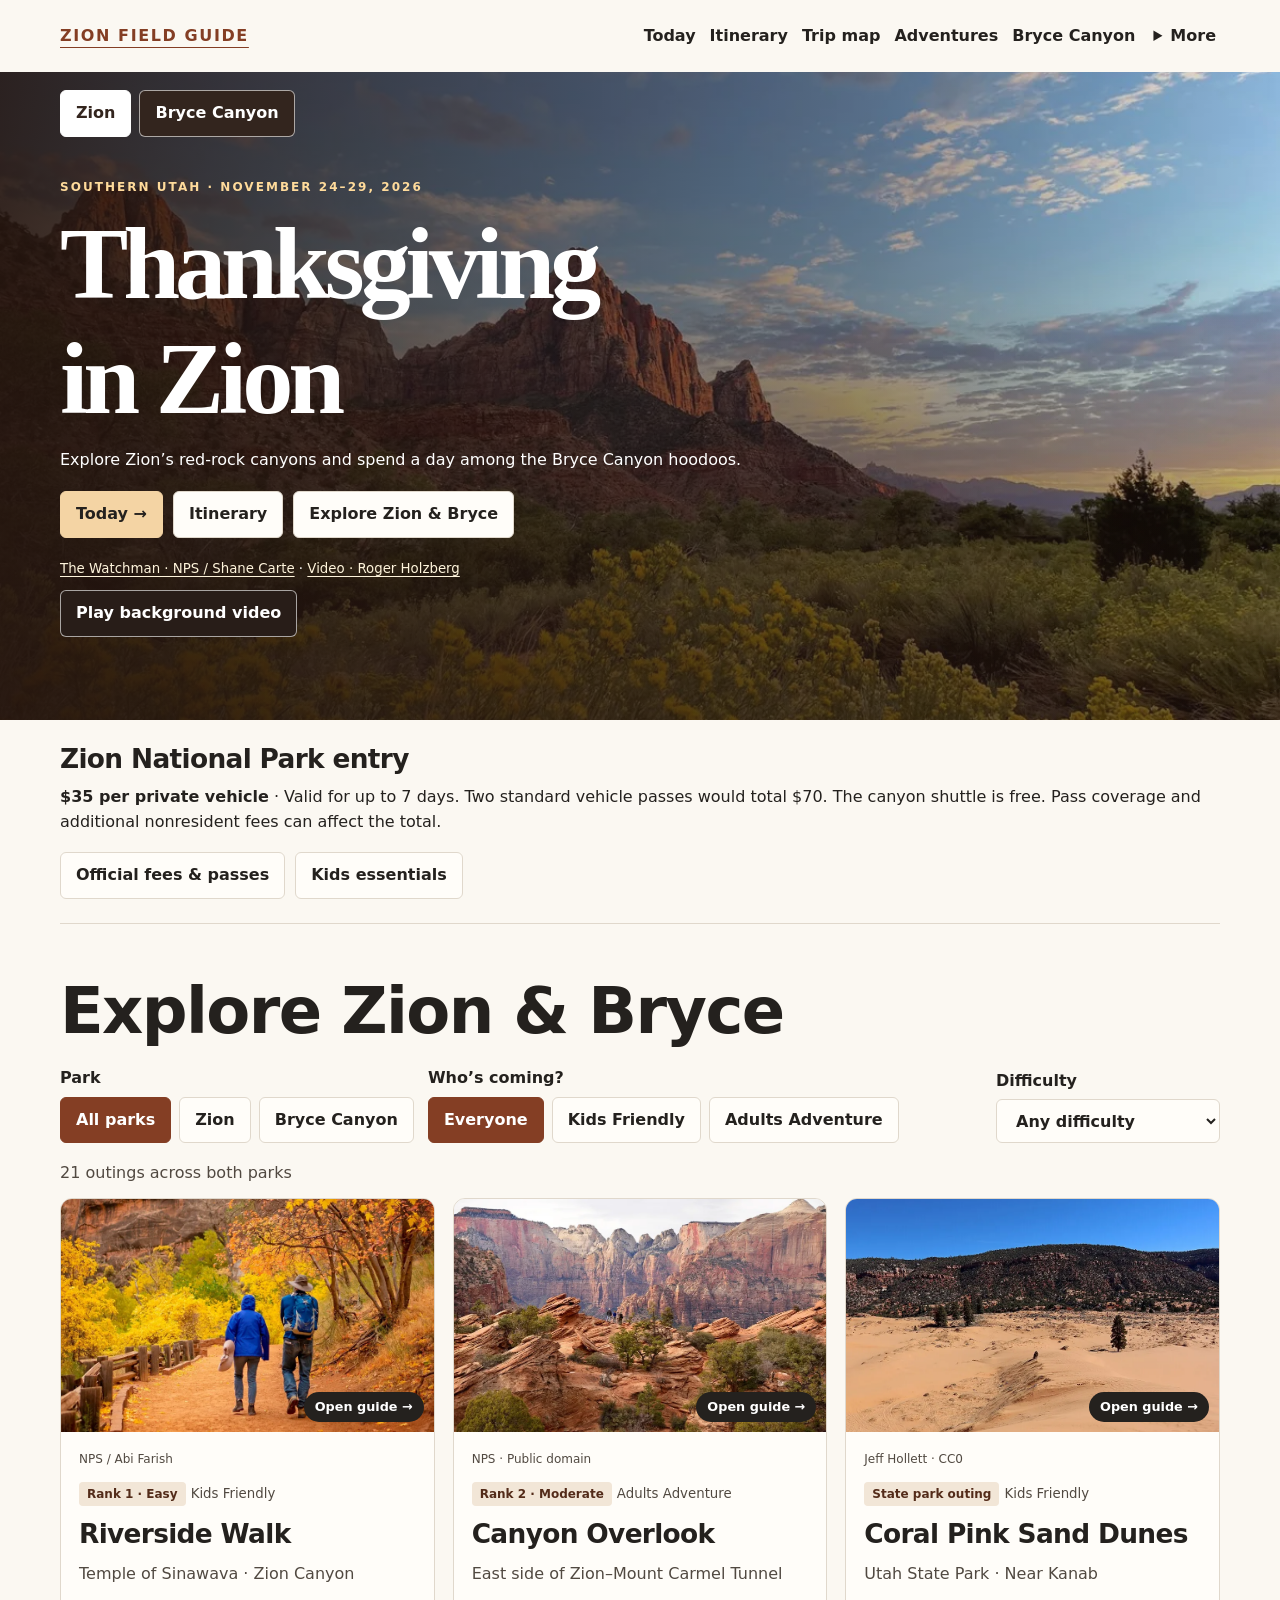
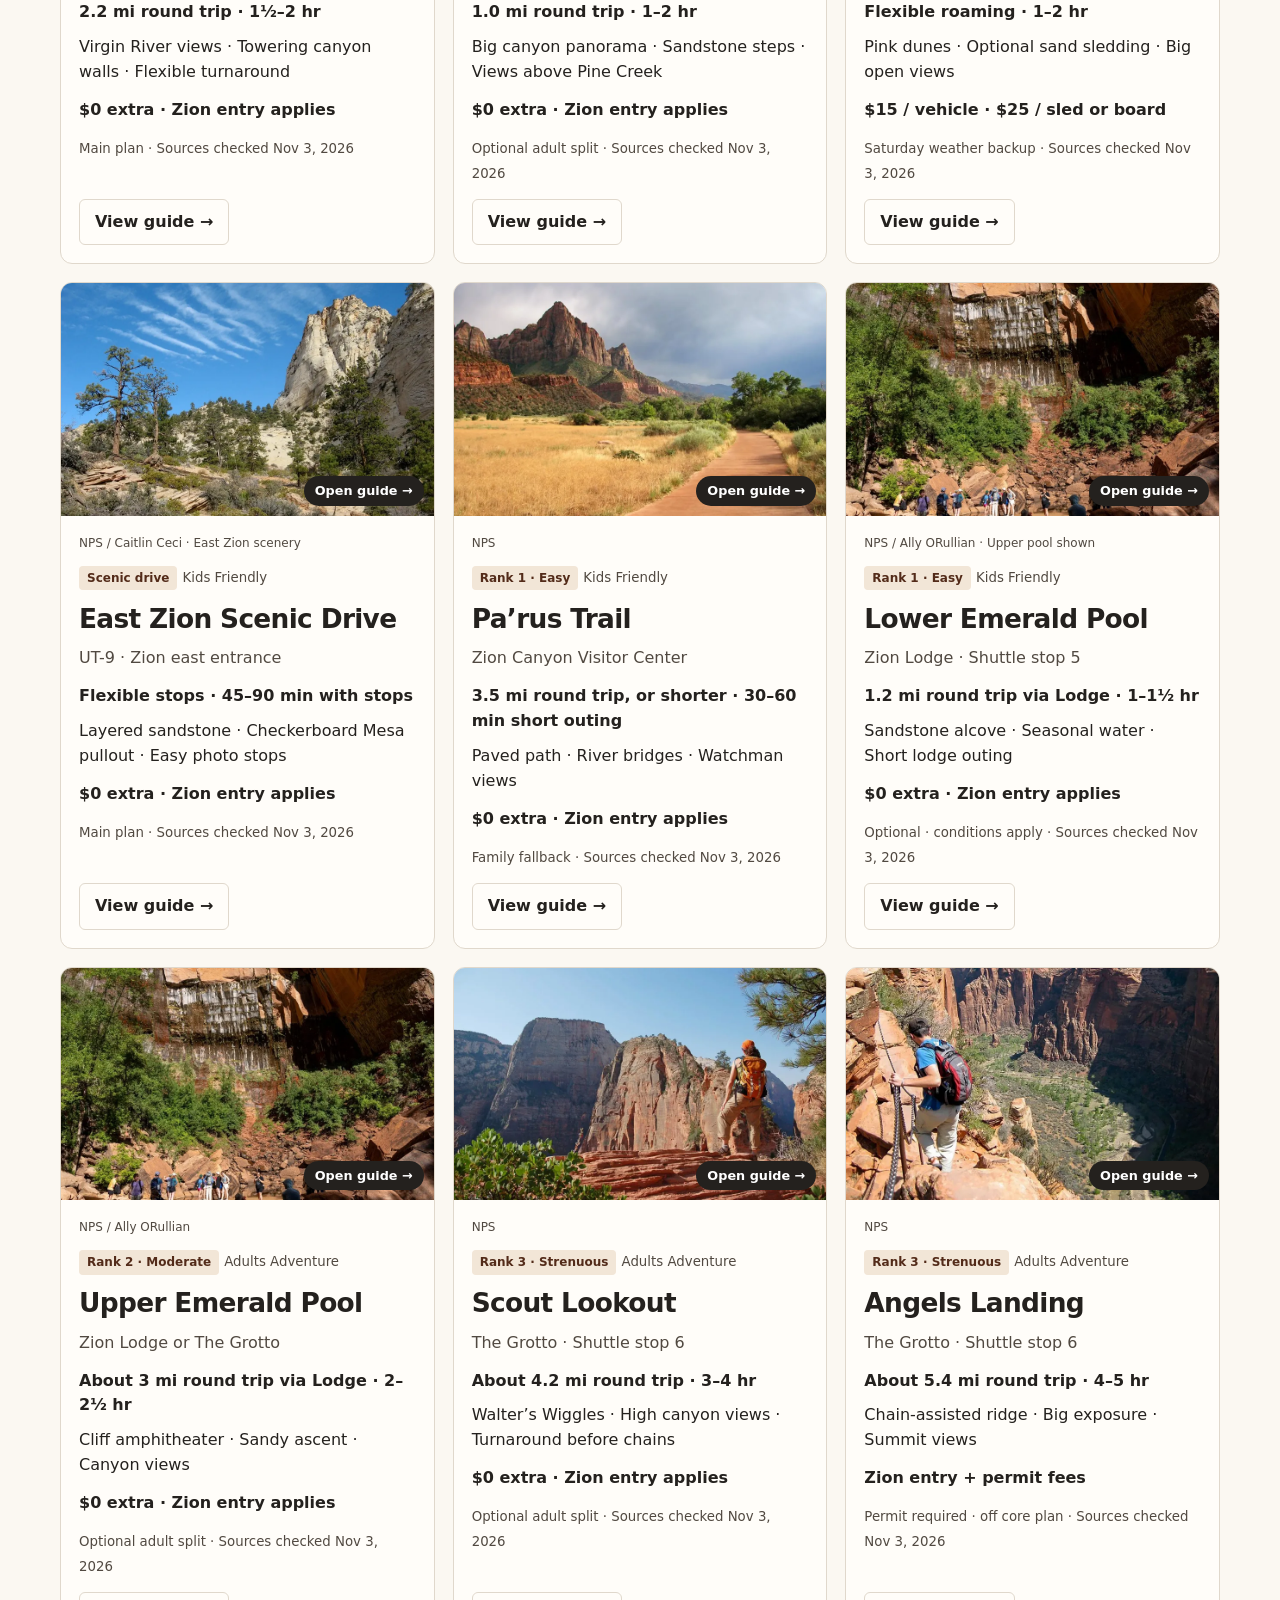
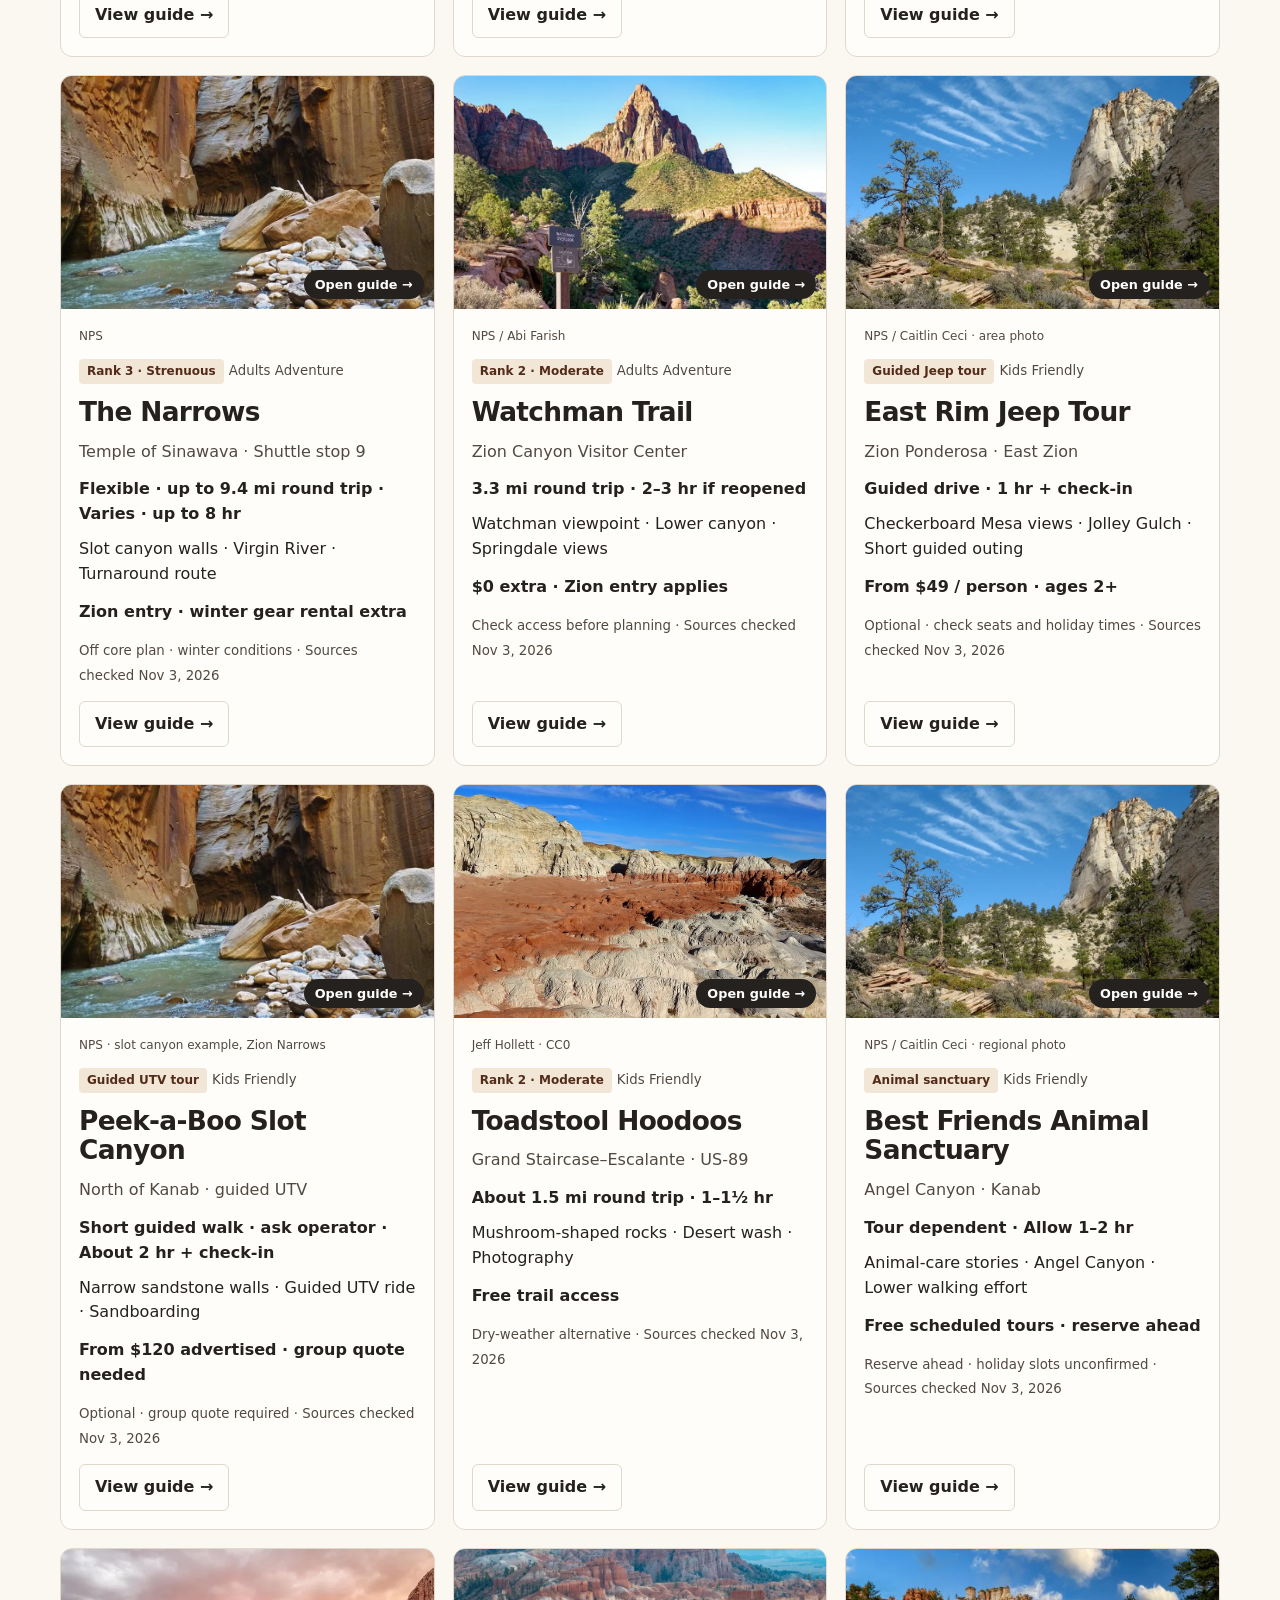
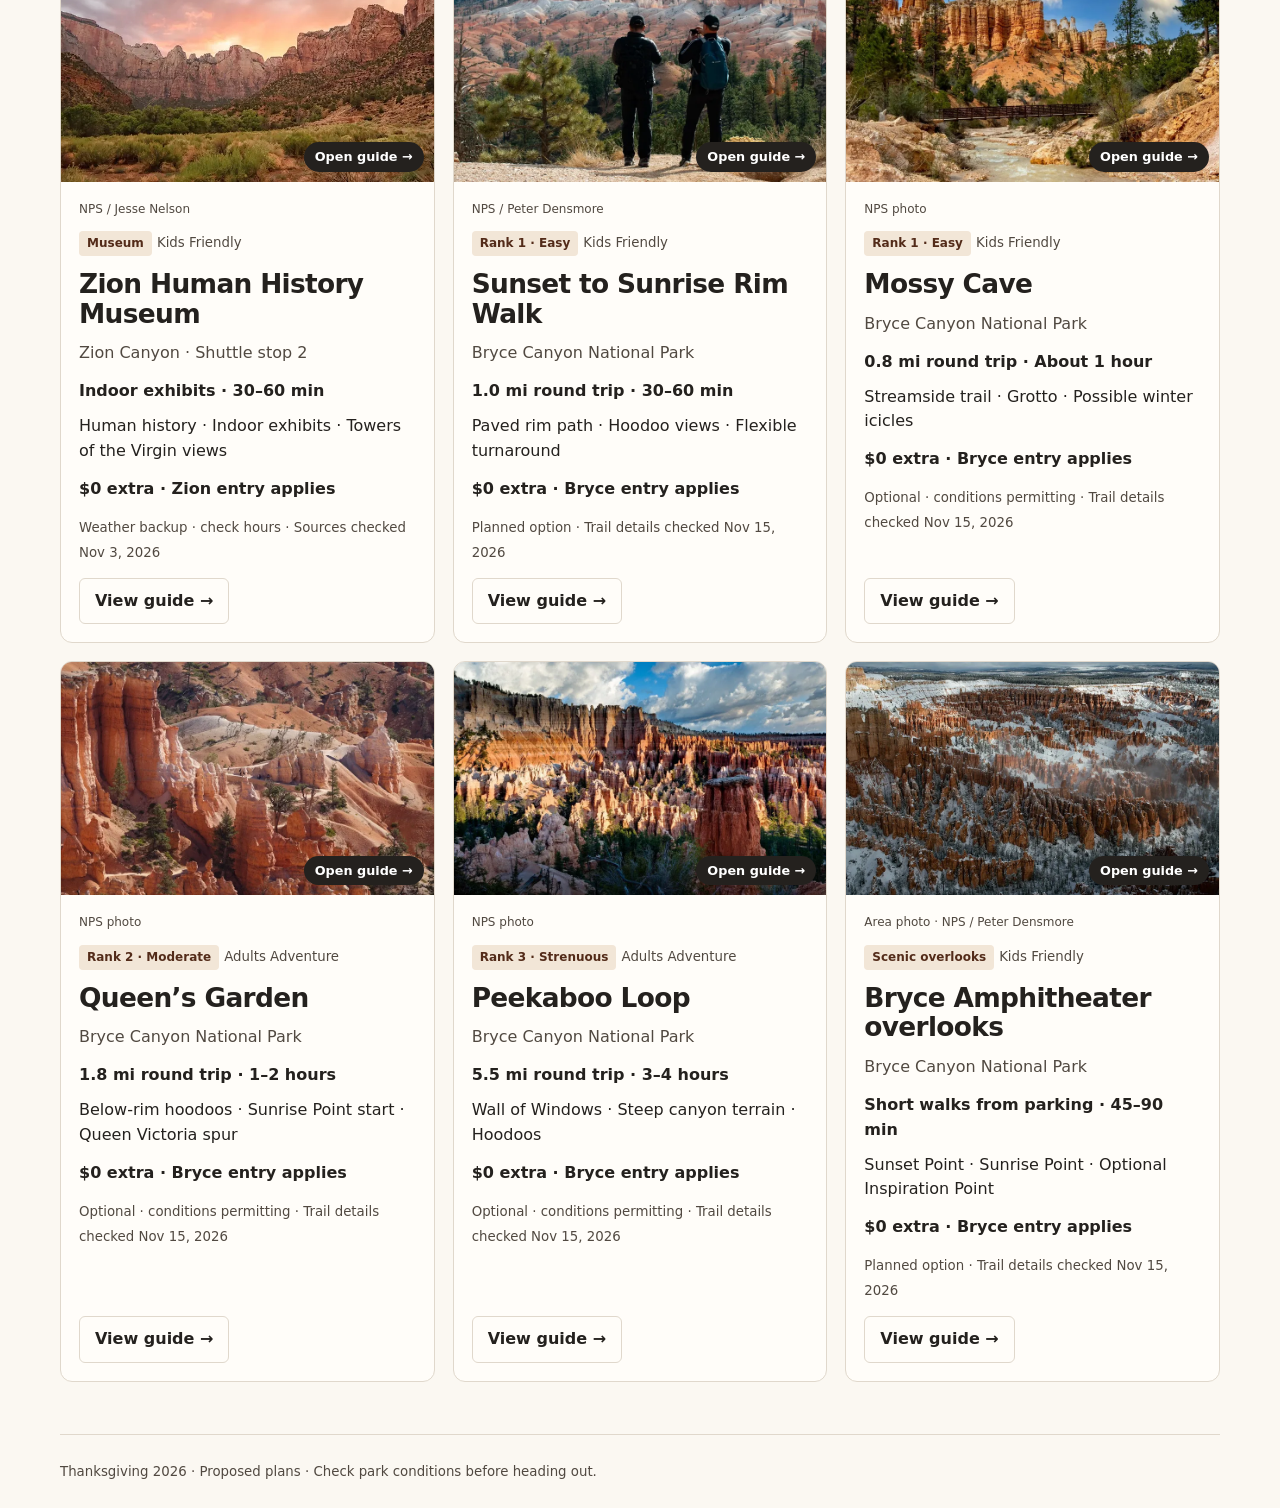
<file: index.html>
<!doctype html>
<html lang="en">
<head>
<meta charset="utf-8"><meta name="viewport" content="width=device-width,initial-scale=1"><meta name="robots" content="noindex,nofollow">
<title>Zion &amp; Bryce Canyon · Thanksgiving 2026</title>
<meta name="description" content="A six-day Southern Utah trip guide with Zion and Bryce Canyon trails, itinerary, maps and winter planning resources.">
<style>
:root{color-scheme:light;--ink:#322018;--muted:#674c3e;--paper:#faf1e4;--canyon:#743723;--rust:#984124;--line:#e2c8ae}*{box-sizing:border-box}body{margin:0;background:var(--paper);color:var(--ink);font:16px/1.55 system-ui,sans-serif}a{color:inherit}a,button,select{touch-action:manipulation}button,select{font:inherit}a:focus-visible,button:focus-visible,select:focus-visible,h1:focus-visible{outline:3px solid #d1823e;outline-offset:4px}header,.wrap,footer{width:min(1160px,calc(100% - 40px));margin:auto}header{display:flex;align-items:center;justify-content:space-between;gap:8px;flex-wrap:wrap;min-height:72px}nav{display:flex;gap:14px;flex-wrap:wrap}nav a,header>a{padding:10px 0;text-decoration:none;font-weight:700}header>a{letter-spacing:.1em}.hero{position:relative;isolation:isolate;color:white;background:#4c281c;min-height:460px;display:grid;align-items:end;overflow:hidden}.hero>img,.hero:after{position:absolute;inset:0;width:100%;height:100%;object-fit:cover;z-index:-2}.hero:after{content:"";background:linear-gradient(90deg,#25150fea,#25150f6b 68%,#25150f16),linear-gradient(0deg,#25150f8a,transparent 65%);z-index:-1}.hero .wrap{padding:58px 0}.eyebrow{font-size:.75rem;font-weight:800;letter-spacing:.17em;text-transform:uppercase}h1,h2,h3,p{margin:0 0 .7rem}h1,h2,h3{font-family:Georgia,serif;line-height:1.06}h1{font-size:clamp(3rem,8vw,7rem);letter-spacing:-.055em}h2{font-size:clamp(2.25rem,5vw,4rem);letter-spacing:-.04em}h3{font-size:1.65rem}section.wrap{padding:52px 0}.actions,.filters{display:flex;flex-wrap:wrap;gap:10px;margin:18px 0}.button,button,select{min-height:44px;padding:10px 15px;border-radius:6px;border:1px solid var(--line);background:#fffaf2;color:var(--ink);font-weight:700;text-decoration:none;display:inline-flex;align-items:center;cursor:pointer}.primary,button[aria-pressed=true]{background:var(--canyon);color:white;border-color:var(--canyon)}.hero .primary{background:#f8cd80;color:#392214;border-color:#f8cd80}.tag{display:inline-block;background:#f1e1d2;color:#663321;border-radius:4px;padding:3px 8px;font-size:.75rem;font-weight:800}.muted,small{color:var(--muted)}.hero small{color:#fff}.grid{display:grid;grid-template-columns:repeat(3,minmax(0,1fr));gap:18px}.card,.panel{background:#fffaf2;border:1px solid var(--line);border-radius:12px;overflow:hidden}.card{display:flex;flex-direction:column}.card img,.guide img{display:block;width:100%;aspect-ratio:16/10;object-fit:cover;background:#d9bd9e}.card .inside,.panel{padding:18px}.inside{display:flex;flex-direction:column;flex:1}.inside .button{margin-top:auto;align-self:start}.meta{font-weight:700;margin-bottom:8px}.credit{font-size:.76rem}.notice{background:#eee4d5;border-left:4px solid var(--rust);padding:13px 17px;margin:16px 0}.guide{max-width:850px}.guide img{max-height:390px}.guide h1{font-size:clamp(2.7rem,7vw,5rem)}.guide h2{font-size:1.8rem;margin-top:22px}.day{display:grid;grid-template-columns:75px 1fr;gap:14px;border-top:1px solid var(--line);padding:15px 0}.day p{margin:0}.day strong{color:var(--rust)}footer{border-top:1px solid var(--line);padding:24px 0}label{display:inline-flex;align-items:center;gap:6px}.skip{position:absolute;left:-999px}.skip:focus{left:16px;top:8px;z-index:5;background:white;padding:10px}@media(max-width:850px){.grid{grid-template-columns:repeat(2,minmax(0,1fr))}}@media(max-width:590px){.grid{grid-template-columns:1fr}.hero{min-height:390px}.hero .wrap{padding:38px 0}section.wrap{padding:32px 0}header{padding:10px 0}nav{gap:12px;font-size:.93rem}}
header>a{color:var(--canyon)}.hero>img{object-position:64% 53%}.hero-credit{color:#fff5dc;text-underline-offset:3px}.card-photo{display:block;position:relative;overflow:hidden;background:#d5a77c;color:#322018}.card-photo img{transition:transform .22s ease}.card-photo:hover img,.card-photo:focus-visible img{transform:scale(1.035)}.card-photo:focus-visible{outline-offset:-5px;z-index:1}.photo-action{position:absolute;right:10px;bottom:10px;background:#392214;color:#fff5dc;border:1px solid #f0c888;border-radius:20px;padding:5px 11px;font-size:.8rem;font-weight:750}.photo-missing{display:grid;place-items:center;aspect-ratio:16/10;padding:16px 16px 38px;text-align:center}.hero .eyebrow{color:#ffdb9b}@media(max-width:590px){.hero>img{object-position:63% 50%}.hero:after{background:linear-gradient(0deg,#25150ff5,#25150f80 55%,#25150f2a)}}@media(prefers-reduced-motion:reduce){.card-photo img{transition:none}.card-photo:hover img,.card-photo:focus-visible img{transform:none}}
.day{padding:24px 0}.day li{margin-bottom:8px}.guide ol{padding-left:1.35em}@media print{header,footer,.skip,.actions,#print-trip{display:none!important}body{background:white;color:black}section.wrap{padding:0}.day{break-inside:avoid}}

/* Warm paper and charcoal keep the autumn color focused on navigation. */
:root{--ink:#24211e;--muted:#514941;--paper:#fbf8f2;--canyon:#843e24;--rust:#843e24;--line:#e0d8cc}
body{line-height:1.55}
h1,h2,h3{font-family:system-ui,sans-serif;line-height:1.12;letter-spacing:-.025em}
.hero h1{font-family:Georgia,serif;letter-spacing:-.05em}
.guide h1{font-size:clamp(2.25rem,6vw,4rem)}
.card,.panel,.button,button,select{background:#fffdf9}
.primary,button[aria-pressed=true]{background:var(--canyon);color:white}
.hero .primary{background:#f4d4a4;border-color:#f4d4a4;color:#24211e}
.tag{background:#f2e6d7;color:#532b19}
.card-photo,.card img,.guide img{background:#eee7de}
.photo-action{background:#24211e;border:0;color:white}
.photo-missing{font-size:.9rem;text-decoration:none}
.notice{background:#f5ece0}
.card .credit{font-size:.75rem;margin-bottom:10px}
.card .inside{gap:2px}
.card .inside .button{margin-top:auto}
.entry{padding-block:24px!important;border-bottom:1px solid var(--line)}.entry h2{font-size:1.65rem}.entry .actions{margin-bottom:0}.guide-video{margin:24px 0;padding:16px;background:#f5ece0;border-radius:8px}.guide-video iframe{display:block;width:100%;aspect-ratio:16/9;border:0;margin-bottom:12px;background:#24211e}.guide li{margin-bottom:.5rem}.hero{min-height:clamp(480px,76svh,760px)}.hero-motion{position:absolute;inset:0;width:100%;height:100%;object-fit:cover;object-position:58% center;z-index:-2;opacity:0;pointer-events:none;transition:opacity .35s ease}.hero-motion.is-playing{opacity:1}.hero-toggle{display:block;margin-top:14px;background:#281d18;color:white;border-color:#fff9}.hero-toggle[hidden]{display:none}@media(max-width:590px){.hero{min-height:clamp(430px,72svh,620px)}.hero-motion{object-position:62% center}}@media(prefers-reduced-motion:reduce){.hero-motion,.hero-toggle{display:none}}
.trail-video{display:block;width:100%;aspect-ratio:16/9;background:#24211e;border-radius:6px}
header nav{align-items:center;gap:4px 14px}
header nav a{display:inline-flex;align-items:center;min-height:44px}
header a[aria-current="page"]{color:var(--canyon);text-decoration:underline;text-underline-offset:.35em}
.nav-more{position:relative}
.nav-more summary{cursor:pointer;display:list-item;padding:11px 4px;font-weight:700;min-height:44px}
.nav-more summary:focus-visible{outline:3px solid #d1823e;outline-offset:3px}
.nav-more-menu{position:absolute;right:0;top:100%;display:grid;min-width:11rem;padding:4px 12px;background:#fffdf9;border:1px solid var(--line);border-radius:8px;box-shadow:0 8px 24px #32201826;z-index:4}
.menu-trigger{display:none}
.menu-trigger,.menu-close{width:44px;padding:0;justify-content:center}
.menu-icon{display:grid;gap:4px;width:20px}
.menu-icon span{height:2px;border-radius:2px;background:currentColor}
.mobile-menu{
  position:fixed;inset:0;margin:0;width:100%;height:100%;width:100dvw;height:100dvh;
  max-width:none;max-height:none;border:0;padding:0;overflow:auto;overscroll-behavior:contain;
  color:var(--paper);background:linear-gradient(160deg,#2d211b,#3b271e);
  color-scheme:dark;
}
.mobile-menu::backdrop{background:#281d18}
body:has(.mobile-menu[open]){overflow:hidden}
.menu-inner{
  min-height:100%;max-width:34rem;margin-inline:auto;
  padding:max(18px,env(safe-area-inset-top)) max(24px,env(safe-area-inset-right)) max(28px,env(safe-area-inset-bottom)) max(24px,env(safe-area-inset-left));
}
.menu-heading{display:flex;align-items:center;justify-content:space-between;gap:12px;padding-bottom:14px;border-bottom:1px solid #f4d4a44f}
.menu-brand{font-family:Georgia,serif;font-size:1.25rem;text-decoration:none;color:#f4d4a4}
.menu-close{height:44px;border-radius:50%;font-size:1.75rem;line-height:1;border-color:#f4d4a466;background:transparent;color:var(--paper)}
.mobile-menu nav{display:grid;gap:0;justify-items:stretch;padding-top:clamp(12px,5dvh,42px)}
.mobile-menu .menu-primary,.mobile-menu .menu-secondary{display:grid}
.mobile-menu nav a{padding:7px 12px;color:var(--paper)}
.mobile-menu .menu-primary a{min-height:55px;font-family:Georgia,serif;font-size:clamp(1.55rem,6vw,2rem);font-weight:600;border-bottom:1px solid #f4d4a432}
.mobile-menu .menu-secondary{grid-template-columns:repeat(2,minmax(0,1fr));padding-top:12px}
.mobile-menu .menu-secondary a{font-size:1.05rem;font-weight:650;line-height:1.25}
.mobile-menu a[aria-current="page"]{color:#f4d4a4;background:#f4d4a41a;text-decoration:underline;text-underline-offset:.25em}
.mobile-menu .menu-brand[aria-current="page"]{background:transparent;text-decoration:none}
.mobile-menu a:hover,.menu-close:hover{background:#f4d4a41a}
.explorer-filters{display:grid;gap:14px;margin:18px 0}
.filter-group{margin:0;border:0;padding:0;min-width:0}
.filter-group legend,.filter-difficulty span{padding:0;font-weight:750}
.filter-buttons{display:flex;flex-wrap:wrap;gap:8px;margin-top:6px}
.filter-difficulty{display:grid;justify-items:start;gap:6px}
.filter-difficulty select{max-width:100%}
@media(min-width:760px){
  .explorer-filters{grid-template-columns:max-content 1fr auto;align-items:end}
  .explorer-filters[data-fixed-park]{grid-template-columns:1fr auto}
}
.hero{min-height:clamp(470px,72svh,680px);grid-template-rows:auto 1fr}
.hero-panel{display:grid;align-self:stretch;align-items:end}
.hero-panel[hidden]{display:none}
.hero-panel>img{position:absolute;inset:0;width:100%;height:100%;object-fit:cover;object-position:64% 53%;z-index:-2}
.hero-panel img[hidden]{display:none}
.hero-panel .wrap{padding-top:16px}
.hero-switch{width:min(1160px,calc(100% - 40px));margin:18px auto 0;display:flex;gap:8px;flex-wrap:wrap}
.hero-switch button{border-color:#fff9;background:#33251e;color:white}
.hero-switch button[aria-pressed=true]{background:#fff;color:#33251e;border-color:white}
.hero-toggle{margin-top:10px}
.hero-motion:not(.is-playing){opacity:0}
.day>div{min-width:0}
.filters label{flex-wrap:wrap}
#count{margin-bottom:12px}
@media(max-width:720px){
  header{flex-wrap:nowrap;min-height:64px}
  header .desktop-nav{display:none}
  .menu-trigger{display:inline-flex;flex:none}
}
@media(max-width:590px){
  header,.wrap,footer,.hero-switch{width:calc(100% - 28px)}
  .hero{min-height:0}
  .hero h1{font-size:clamp(2.7rem,11vw,4.5rem)}
  .hero-switch{margin-top:14px}
  .hero-panel .wrap{padding:38px 0 26px}
  .hero:after{background:linear-gradient(0deg,#25150ffa,#25150f94 68%,#25150f56)}
  .day{grid-template-columns:1fr;gap:4px}
  .filters{gap:6px}
  .filters button{padding-inline:9px}
}
@media print{.hero-switch,.hero-toggle{display:none}}
</style>
</head>
<body>
<a class="skip" href="#main">Skip to content</a>
<header>
  <a href="#home">ZION FIELD GUIDE</a>
  <nav class="desktop-nav" aria-label="Main">
    <a href="#today">Today</a><a href="#itinerary">Itinerary</a><a href="map-test/">Trip map</a><a href="#explore">Adventures</a><a href="#bryce">Bryce Canyon</a>
    <details class="nav-more">
      <summary>More</summary>
      <div class="nav-more-menu"><a href="#logistics">Maps &amp; costs</a><a href="#essentials">Trip essentials</a><a href="#kids">Kids essentials</a><a href="#videos">Video guides</a></div>
    </details>
  </nav>
  <button class="menu-trigger" type="button" aria-label="Open menu" aria-haspopup="dialog" aria-controls="mobile-menu" aria-expanded="false">
    <span class="menu-icon" aria-hidden="true"><span></span><span></span><span></span></span>
  </button>
  <dialog class="mobile-menu" id="mobile-menu" aria-labelledby="mobile-menu-title">
    <div class="menu-inner">
      <div class="menu-heading">
        <a class="menu-brand" href="#home">Zion &amp; Bryce</a>
        <h2 id="mobile-menu-title" class="skip">Trip navigation</h2>
        <form method="dialog"><button class="menu-close" type="submit" aria-label="Close menu" autofocus>×</button></form>
      </div>
      <nav aria-label="Main">
        <div class="menu-primary"></div>
        <div class="menu-secondary" role="group" aria-label="Trip resources"></div>
      </nav>
    </div>
  </dialog>
</header>
<main id="main" tabindex="-1"></main><footer><small>Thanksgiving 2026 · Proposed plans · Check park conditions before heading out.</small></footer>
<script>
const {activities,days}={"activities":[["riverside-walk","Riverside Walk","Temple of Sinawava · Zion Canyon","family","1","2.2 mi round trip","1½–2 hr","$0 extra · Zion entry applies","Virgin River views|Towering canyon walls|Flexible turnaround","photo-1","Hikers beside autumn foliage on the Riverside Walk","NPS / Abi Farish","https://www.nps.gov/thingstodo/hike-riverside-walk.htm","Zion Canyon Visitor Center, Springdale UT","Start at the visitor center early and ride the free canyon shuttle to stop 9. Use the restrooms before heading out. Follow the paved path beside the Virgin River, then turn back at the pavement’s end or earlier if the kids are ready.","Mostly paved with uneven sections, sand and minor drop-offs. The NPS visitor guide lists about 69 ft of elevation change and 2.2 miles round trip, while the trail page rounds the one-way distance to 1 mile. Allow extra time for shuttle queues.","Bring layers, water, snacks and shoes with grip. A stroller may work on the flatter first stretch if conditions are good. Stay on the path and out of the river. If ice or a closure limits access, try a short Pa’rus outing if clear."],["canyon-overlook","Canyon Overlook","East side of Zion–Mount Carmel Tunnel","adult","2","1.0 mi round trip","1–2 hr","$0 extra · Zion entry applies","Big canyon panorama|Sandstone steps|Views above Pine Creek","photo-2","Three hikers on rock overlooking Zion Canyon","NPS · Public domain","https://www.nps.gov/thingstodo/hike-canyon-overlook.htm","Canyon Overlook Trailhead, Zion National Park","Aim for an early daylight stop if roads and rocks are dry. Use a legal parking space near the east tunnel portal and the pit toilets before starting. Climb the steps, cross the rocky ledges, then return the same way.","About 154 ft of measured gain on the NPS trail page. Narrow rock, stairs and exposed edges make this an adult subgroup pick. Parking is extremely limited. Check tunnel and vehicle restrictions before driving.","Wear grippy shoes and carry layers and water. Skip in ice or if legal parking is full. Swap to a shorter Pa’rus walk if conditions there are good. Keep the cliffside route out of the kids’ plan."],["coral-pink","Coral Pink Sand Dunes","Utah State Park · Near Kanab","family","0","Flexible roaming","1–2 hr","$15 / vehicle · $25 / sled or board","Pink dunes|Optional sand sledding|Big open views","photo-3","Pink sand dunes in southern Utah","Jeff Hollett · CC0","https://stateparks.utah.gov/parks/coral-pink/","Coral Pink Sand Dunes State Park, Kanab UT","Start at the visitor center for restrooms and rental availability. Explore a short section on foot first. If conditions and group energy are good, rent a sit-down sled and pick a gentle slope away from motorized traffic.","Soft sand makes climbs slower. Keep children close and use nonmotorized areas. Park lists daylight opening hours. Rentals are first come, first served, and must be returned 30 minutes before the visitor center closes.","Pack layers, eye protection for wind, and water. If it’s too windy or cold, skip the dunes and switch to a verified Kanab indoor option. Check holiday visitor center hours and rental suitability before driving."]],"days":[["Tue","24","Austin to Las Vegas","Evening flight as reported. Las Vegas overnight plan is open."],["Wed","25","Las Vegas to Orderville","Allow time for rental pickup. Allow time for groceries and the drive after dark. Utah is one hour ahead."],["Thu","26","A slow Thanksgiving","East Zion scenery, an easy family outing if conditions allow, and a relaxed dinner. Canyon Overlook is an optional adult split."],["Fri","27","The big canyon day","Proposed 6:30–7:00 AM Mountain departure. Visitor center → shuttle → Riverside Walk → Zion Lodge break. Pa’rus is the fallback if clear."],["Sat","28","Bryce Canyon day trip","Visitor Center, Sunset Point and Sunrise Point, weather permitting."],["Sun","29","Return to Las Vegas","Checkout and head to LAS for the return flight. Protect time for rental return, holiday traffic and security."]]};
const [river,overlook,dunes]=activities;
activities.push(...[["east-zion","East Zion Scenic Drive","UT-9 · Zion east entrance","family","0","Flexible stops","45–90 min with stops","$0 extra · Zion entry applies","Layered sandstone|Checkerboard Mesa pullout|Easy photo stops","photo-4","Layered sandstone along Zion’s east side","NPS / Caitlin Ceci · East Zion scenery","https://www.nps.gov/zion/index.htm","Checkerboard Mesa Viewpoint, Utah","Drive UT-9 in daylight and stop at signed pullouts only. Start with Checkerboard Mesa and keep this outing short before dinner.","Stay away from traffic. No restrooms at Checkerboard Mesa. Use facilities before leaving and check NPS tunnel vehicle restrictions plus UDOT.","Bring jackets and snacks. If roads are unsafe, stay near base and keep the holiday meal as the anchor.","Main plan"],["pa-rus","Pa’rus Trail","Zion Canyon Visitor Center","family","1","3.5 mi round trip, or shorter","30–60 min short outing","$0 extra · Zion entry applies","Paved path|River bridges|Watchman views","photo-5","Paved Pa’rus Trail leading toward a sandstone peak","NPS","https://www.nps.gov/thingstodo/hike-pa-rus-trail.htm","Zion Canyon Visitor Center, Springdale UT","Start at the visitor center and walk 15–30 minutes out, then return. Extend only if the group wants more.","Paved shared trail with about 50 ft elevation change per the NPS information guide. Yield to bikes and supervise children near the river. Restrooms at the visitor center.","Bring stroller if useful, layers, and shoes with grip. If icy, substitute a visitor center stop.","Family fallback"],["lower-emerald","Lower Emerald Pool","Zion Lodge · Shuttle stop 5","family","1","1.2 mi round trip via Lodge","1–1½ hr","$0 extra · Zion entry applies","Sandstone alcove|Seasonal water|Short lodge outing","photo-6","Upper Emerald Pools, shown for regional context","NPS / Ally ORullian · Upper pool shown","https://www.nps.gov/zion/planyourvisit/zion-canyon-trail-descriptions.htm","Zion Canyon Visitor Center, Springdale UT","From the Lodge, use the crosswalk and bridge if the route is open. Follow signs to the lower pool and return the same way.","Rough paving, minor drop-offs and potentially slick rock. NPS spring guide lists about 150 ft of elevation change. Restrooms and water at the Lodge. Supervise children closely.","Skip if icy, wet underfoot, or access changes. Use Pa’rus instead. Stay out of the pools.","Optional · conditions apply"],["upper-emerald","Upper Emerald Pool","Zion Lodge or The Grotto","adult","2","About 3 mi round trip via Lodge","2–2½ hr","$0 extra · Zion entry applies","Cliff amphitheater|Sandy ascent|Canyon views","photo-6","Visitors near Upper Emerald Pool and its sandstone cliff","NPS / Ally ORullian","https://www.nps.gov/thingstodo/hike-upper-emerald-pools.htm","Zion Canyon Visitor Center, Springdale UT","Start from the Lodge if access permits and follow the signed connections. The Grotto approach via Kayenta changes the distance.","Rock, sand, stairs and exposure. NPS mileage varies with the approach and whether the connector is included. Restrooms at the Lodge.","Use grippy shoes and skip exposed or icy sections. Choose Lower Emerald Pool or Pa’rus as conditions allow.","Optional adult split"],["scout-lookout","Scout Lookout","The Grotto · Shuttle stop 6","adult","3","About 4.2 mi round trip","3–4 hr","$0 extra · Zion entry applies","Walter’s Wiggles|High canyon views|Turnaround before chains","photo-7","Hiker on Scout Lookout facing Angels Landing","NPS","https://www.nps.gov/thingstodo/hike-to-scout-lookout.htm","Zion Canyon Visitor Center, Springdale UT","Ride to The Grotto and hike West Rim Trail to Scout Lookout. Turn around at the junction before the chains.","Roughly 1,000 ft elevation change, steep switchbacks and long drop-offs. Use restrooms at The Grotto before setting out. No Angels Landing permit needed to stop at Scout Lookout.","Bring layers, water and traction appropriate to conditions. Skip if icy or if a late start would threaten the shuttle return.","Optional adult split"],["angels-landing","Angels Landing","The Grotto · Shuttle stop 6","adult","3","About 5.4 mi round trip","4–5 hr","Zion entry + permit fees","Chain-assisted ridge|Big exposure|Summit views","photo-8","Hiker holding the chains on Angels Landing","NPS","https://www.nps.gov/zion/planyourvisit/angels-landing-hiking-permits.htm","Zion Canyon Visitor Center, Springdale UT","Start at The Grotto, climb to Scout Lookout, and continue onto the chain section only with a valid permit and suitable conditions.","Steep exposed cliffs and narrow rock. NPS lists a $6 application fee plus $3 per person if awarded. Use restrooms at The Grotto before departure.","Skip for any ice, strong wind, discomfort with exposure, or missing permit. Scout Lookout is an option only if its own conditions are suitable.","Permit required · off core plan"],["narrows","The Narrows","Temple of Sinawava · Shuttle stop 9","adult","3","Flexible · up to 9.4 mi round trip","Varies · up to 8 hr","Zion entry · winter gear rental extra","Slot canyon walls|Virgin River|Turnaround route","photo-9","Virgin River framed by red sandstone in the Narrows","NPS","https://www.nps.gov/zion/planyourvisit/thenarrows.htm","Zion Canyon Visitor Center, Springdale UT","Ride to stop 9 and follow Riverside Walk to the end. The route beyond enters the river. Treat the paved approach as the default outing.","Cold moving water, slippery rocks, flash-flood potential and cyanobacteria alerts. No permit for the usual bottom-up day route within the permitted day-hike limit. Restrooms at stop 9.","Choose the river route only with suitable winter equipment, current official clearance and experienced adults. Otherwise turn around at the pavement.","Off core plan · winter conditions"],["watchman","Watchman Trail","Zion Canyon Visitor Center","adult","2","3.3 mi round trip","2–3 hr if reopened","$0 extra · Zion entry applies","Watchman viewpoint|Lower canyon|Springdale views","photo-10","View toward the Watchman from the trail overlook","NPS / Abi Farish","https://www.nps.gov/thingstodo/hike-watchman-trail.htm","Zion Canyon Visitor Center, Springdale UT","Watchman Trail was previously reported closed for repairs. Check the Zion alerts before committing to this route. Pa’rus offers Watchman views as a fallback.","The normal route is unpaved and has minor drop-offs. Check NPS alerts for current trail access. The public visitor center is a separate destination.","Recheck the NPS alert for any reopening before planning the hike.","Check access before planning"],["east-rim-jeep","East Rim Jeep Tour","Zion Ponderosa · East Zion","family","0","Guided drive","1 hr + check-in","From $49 / person · ages 2+","Checkerboard Mesa views|Jolley Gulch|Short guided outing","photo-4","East Zion sandstone landscape, shown for regional context","NPS / Caitlin Ceci · area photo","https://eastzionadventures.com/jeep-tours/","Zion Ponderosa Ranch Resort, Utah","Confirm the East Rim product, meeting point, check-in time and group capacity with the operator before booking.","Published minimum age is 2. Confirm actual ages, approved restraints, split across vehicles and checkout total. This is a bumpy guided ride.","Bring layers and confirm the weather cancellation policy. Swap to the East Zion scenic drive if the tour cannot fit the group.","Optional · check seats and holiday times"],["peekaboo","Peek-a-Boo Slot Canyon","North of Kanab · guided UTV","family","0","Short guided walk · ask operator","About 2 hr + check-in","From $120 advertised · group quote needed","Narrow sandstone walls|Guided UTV ride|Sandboarding","photo-9","The Zion Narrows, shown as a slot canyon example","NPS · slot canyon example, Zion Narrows","https://razorsedgetours.com/peekaboo-slot-canyon-utv-tours","Peek-a-Boo Trailhead, Kanab UT","Use the operator’s meeting instructions. The guide drives across sand to the slot canyon. Plan this as the day’s main paid outing.","Razor’s Edge publishes ages 2+ and up to eight seats per UTV. Ten guests require at least two vehicles if all are eligible. Confirm child seats, restrooms, mileage and total price.","Confirm weather policy and flash-flood screening. Keep dunes or a dry-weather Toadstools walk as an alternative.","Optional · group quote required"],["toadstools","Toadstool Hoodoos","Grand Staircase–Escalante · US-89","family","2","About 1.5 mi round trip","1–1½ hr","Free trail access","Mushroom-shaped rocks|Desert wash|Photography","photo-11","Balanced Toadstool Hoodoos in southern Utah","Jeff Hollett · CC0","https://www.visitutah.com/places-to-go/parks-outdoors/grand-staircase-escalante/hiking/the-toadstools","Toadstool Hoodoos Trailhead, Utah","Start at the signed US-89 trailhead. Follow the wash to the main formations and return the same way.","Easy to moderate per Visit Utah. The site uses Rank 2 for the uneven wash and loose ground with small kids. Use restrooms before the trailhead. Keep off fragile rock.","Choose a dry day and carry water. Skip in wet weather or if a longer drive would cut into rest time.","Dry-weather alternative"],["best-friends","Best Friends Animal Sanctuary","Angel Canyon · Kanab","family","0","Tour dependent","Allow 1–2 hr","Free scheduled tours · reserve ahead","Animal-care stories|Angel Canyon|Lower walking effort","photo-4","Southern Utah sandstone landscape used as a regional illustration","NPS / Caitlin Ceci · regional photo","https://bestfriends.org/sanctuary/visit/tours-activities","Best Friends Animal Sanctuary Welcome Center, Kanab UT","Reserve an appropriate family tour and start at the Welcome Center. Ask which tour works for both children and ten guests.","The sanctuary lists daily general hours except Christmas, but specific tour times and holiday seats need confirmation. Walk-ins are excluded from animal care areas.","Pack layers and check the booked tour’s accessibility and age guidance. Use the Welcome Center as a possible shorter stop if open.","Reserve ahead · holiday slots unconfirmed"],["zion-museum","Zion Human History Museum","Zion Canyon · Shuttle stop 2","family","0","Indoor exhibits","30–60 min","$0 extra · Zion entry applies","Human history|Indoor exhibits|Towers of the Virgin views","photo-12","The Towers of the Virgin visible from the museum","NPS / Jesse Nelson","https://www.nps.gov/places/zion-human-history-museum.htm","Zion Human History Museum, Springdale UT","Check current opening hours before setting out. Stop for exhibits and take in the Towers of the Virgin from the patio if weather is good.","Seasonal indoor option with accessible facilities. Exact holiday opening needs a date-specific check. It works best as a canyon-day backup.","If closed, use the visitor center during its posted hours or take a relaxed meal break.","Weather backup · check hours"]]);
const plans=[{"time":"Evening · Central → Pacific","title":"Fly Austin to Las Vegas","steps":["Allow time for airport arrival in Austin, then collect baggage in Las Vegas.","Keep the evening simple: food, transfer to overnight lodging, and rest."],"fallback":"Las Vegas overnight arrangements and arrival time are still open.","ids":[]},{"time":"Afternoon · Pacific","title":"Rental pickup and the drive to Orderville","steps":["Pick up rental vehicles, fit child seats, and confirm vehicle dimensions before choosing a Zion tunnel route.","Buy groceries and Thanksgiving essentials before the long drive. Build in a meal and restroom stop.","Switch to Mountain Time when planning arrival. Expect some driving after dark and check UDOT before leaving."],"fallback":"If roads or tunnel access are problematic, use the official road guidance to choose the route before departure.","ids":[]},{"time":"Late morning to early afternoon · Mountain","title":"Thanksgiving in East Zion","steps":["Keep the morning slow. Drive UT-9 in daylight and stop at safe signed pullouts near Checkerboard Mesa.","An adult subgroup can try Canyon Overlook if dry and parking is available. The family group can do scenic stops or a short Pa’rus outing if everyone wants the extra drive.","Return with enough time for dinner preparation and children’s rest. Keep the holiday dinner flexible."],"fallback":"If roads are slick or the group wants less driving, keep the holiday meal as the day’s anchor.","ids":["east-zion","canyon-overlook","pa-rus"]},{"time":"6:30–7 AM proposed departure · Mountain","title":"Zion Canyon shuttle and Riverside Walk","steps":["Meet at Zion Canyon Visitor Center. Use restrooms, check current alerts, and board the canyon shuttle to stop 9.","Walk Riverside at the children’s pace. Ride back to Zion Lodge for lunch and restrooms. Add Lower Emerald Pool only if the route and footing are good.","Optional adult split: choose Upper Emerald Pool or Scout Lookout. Agree on a reunion point and time before splitting. Head back well before the last shuttle."],"fallback":"Shorten Riverside or switch to Pa’rus. The Human History Museum is an indoor backup if open.","ids":["riverside-walk","lower-emerald","upper-emerald","scout-lookout","pa-rus","zion-museum"]},{"time":"Morning departure · Mountain","title":"Bryce Canyon National Park day trip","steps":["Leave Orderville after breakfast and check Bryce Canyon alerts and Utah road conditions before driving.","Start at the Bryce Canyon Visitor Center for restrooms and trail updates. Drive to Sunset Point for views of the hoodoos.","If the paved rim path is clear, walk toward Sunrise Point and back. The full out-and-back is about 1 mile. Keep children close near drop-offs and turn around if it’s icy or windy.","Bring lunch, water and warm layers. If roads and energy allow, add Inspiration Point as a drive-up stop. Head back to Orderville before dark."],"fallback":"If winter weather makes Bryce unsafe, consider Coral Pink Sand Dunes only if local conditions are favorable. Otherwise keep a relaxed day close to base.","ids":["coral-pink"]},{"time":"Morning departure · Mountain → Pacific","title":"Checkout and return to Las Vegas","steps":["Pack the night before, check out, and leave in the morning. Utah is one hour ahead of Nevada.","Keep the day for the drive, a fuel and restroom stop, rental return and airport security. Check road and holiday traffic before departure.","Work backward from your individual flight time and plan for rental return before heading to the terminal."],"fallback":"Skip optional stops if the drive or rental return runs long.","ids":[]}];
const status=a=>a[17]||({"riverside-walk":"Main plan","canyon-overlook":"Optional adult split","coral-pink":"Saturday weather backup"})[a[0]];
const heroPhoto="photo-0";
const bryceConditions="https://www.nps.gov/brca/planyourvisit/conditions.htm";
const bryceFees="https://www.nps.gov/brca/planyourvisit/fees.htm";
const rentalAddress = "7135 Gilespie Street, Las Vegas, NV 89119";
const rentalInfo = "https://web.hriairport.com/rental-cars";
const conditions="https://www.nps.gov/zion/planyourvisit/conditions.htm";
const shuttle="https://www.nps.gov/zion/planyourvisit/zion-canyon-shuttle-system.htm";
const fees="https://www.nps.gov/zion/planyourvisit/fees.htm";
const duneFees="https://stateparks.utah.gov/parks/coral-pink/park-fees/";
const rentals="https://stateparks.utah.gov/parks/coral-pink/coral-pink-rentals-food/";
const npsGuide="https://www.nps.gov/zion/planyourvisit/upload/25Summer-InfoGuide.pdf";
const paRus="https://www.nps.gov/zion/planyourvisit/zion-canyon-trail-descriptions.htm";
const photoFiles={
  "photo-0": "assets/zion-watchman.webp",
  "photo-1": "assets/riverside-walk.webp",
  "photo-2": "assets/canyon-overlook.webp",
  "photo-3": "assets/coral-pink-sand-dunes.webp",
  "photo-4": "assets/east-zion.webp",
  "photo-5": "assets/parus-trail.webp",
  "photo-6": "assets/emerald-pools.webp",
  "photo-7": "assets/scout-lookout.webp",
  "photo-8": "assets/angels-landing.webp",
  "photo-9": "assets/zion-narrows.webp",
  "photo-10": "assets/watchman-trail.webp",
  "photo-11": "assets/toadstool-hoodoos.webp",
  "photo-12": "assets/zion-museum.webp",
  "bryce-winter": "assets/bryce-winter.webp",
  "bryce-rim": "assets/bryce-rim.webp",
  "bryce-mossy": "assets/bryce-mossy.webp",
  "bryce-queen": "assets/bryce-queen.webp",
  "bryce-peekaboo": "assets/bryce-peekaboo.webp"
};
const main=document.querySelector("main");
const filters = {
  All: { audience: "all", rank: "all" },
  Zion: { audience: "all", rank: "all" },
  Bryce: { audience: "all", rank: "all" },
};
const nav = document.querySelector(".desktop-nav");
const moreMenu = nav.querySelector("details");
const menuTrigger = document.querySelector(".menu-trigger");
const mobileMenu = document.querySelector("#mobile-menu");
const mobileNav = mobileMenu.querySelector("nav");
nav.querySelectorAll("a").forEach(link => {
 const group = link.closest("details") ? ".menu-secondary" : ".menu-primary";
 mobileNav.querySelector(group).append(link.cloneNode(true));
});
const rankLabel={"1":"Rank 1 · Easy","2":"Rank 2 · Moderate","3":"Rank 3 · Strenuous"};
const outingTypes={
 "coral-pink":"State park outing",
 "east-zion":"Scenic drive",
 "east-rim-jeep":"Guided Jeep tour",
 "peekaboo":"Guided UTV tour",
 "best-friends":"Animal sanctuary",
 "zion-museum":"Museum",
 "bryce-overlooks":"Scenic overlooks",
};
const activityLabel=activity=>rankLabel[activity[4]] || outingTypes[activity[0]];
const audiences={all:"Everyone",family:"Kids Friendly",adult:"Adults Adventure"};
const link=(href,label)=>'<a class="button" href="'+href+'">'+label+'</a>';
const map=destination=>"https://www.google.com/maps/dir/?api=1&destination="+encodeURIComponent(destination);
const photo=(a,lazy=false)=>'<img '+(lazy?'loading="lazy" decoding="async" ':'')+'src="'+photoFiles[a[9]]+'" alt="'+a[10]+'">';
const bryceActivities=[
  [
    "bryce-rim",
    "Sunset to Sunrise Rim Walk",
    "Bryce Canyon National Park",
    "family",
    "1",
    "1.0 mi round trip",
    "30–60 min",
    "$0 extra · Bryce entry applies",
    "Paved rim path|Hoodoo views|Flexible turnaround",
    "bryce-rim",
    "Hikers on the rim above the Bryce Amphitheater",
    "NPS / Peter Densmore",
    "https://www.nps.gov/thingstodo/walk-the-rim-trail.htm",
    "Sunset Point Bryce Canyon",
    "Start at Sunset Point and walk toward Sunrise Point. Return the same way.",
    "Paved and generally gentle, with exposed rim edges. Snow or ice can change footing.",
    "Keep children close. If the path is slick, use open overlooks instead.",
    "Planned option"
  ],
  [
    "bryce-mossy",
    "Mossy Cave",
    "Bryce Canyon National Park",
    "family",
    "1",
    "0.8 mi round trip",
    "About 1 hour",
    "$0 extra · Bryce entry applies",
    "Streamside trail|Grotto|Possible winter icicles",
    "bryce-mossy",
    "A creek winding through the red rocks at Mossy Cave Trail",
    "NPS photo",
    "https://www.nps.gov/thingstodo/mossy-cave-trail.htm",
    "Mossy Cave Trailhead Utah",
    "Follow the streamside route to the grotto and return. This trailhead is off UT-12.",
    "About 150 ft of elevation change. Parking is limited.",
    "Stay on the trail and keep children away from icy banks. Skip if the lot is full or footing is poor.",
    "Optional · conditions permitting"
  ],
  [
    "bryce-queen",
    "Queen’s Garden",
    "Bryce Canyon National Park",
    "adult",
    "2",
    "1.8 mi round trip",
    "1–2 hours",
    "$0 extra · Bryce entry applies",
    "Below-rim hoodoos|Sunrise Point start|Queen Victoria spur",
    "bryce-queen",
    "Queen’s Garden Trail viewed from the rim",
    "NPS photo",
    "https://www.nps.gov/thingstodo/queen-s-garden-trail.htm",
    "Sunrise Point Bryce Canyon",
    "Descend from Sunrise Point toward Queen Victoria, then climb back the same way.",
    "About 450 ft of elevation change. The climb back is uphill at high elevation.",
    "Check trail conditions and carry traction when needed. Use the rim instead if conditions are unsuitable.",
    "Optional · conditions permitting"
  ],
  [
    "bryce-peekaboo",
    "Peekaboo Loop",
    "Bryce Canyon National Park",
    "adult",
    "3",
    "5.5 mi round trip",
    "3–4 hours",
    "$0 extra · Bryce entry applies",
    "Wall of Windows|Steep canyon terrain|Hoodoos",
    "bryce-peekaboo",
    "Red hoodoos along the Peekaboo Loop",
    "NPS photo",
    "https://www.nps.gov/thingstodo/peekaboo-loop.htm",
    "Bryce Point Bryce Canyon",
    "Start at Bryce Point and follow the signed clockwise loop if the route and access road are open.",
    "About 1,560 ft of elevation change. Steep and exposed in places.",
    "Treat this as a separate adult outing only in suitable conditions with adequate daylight.",
    "Optional · conditions permitting"
  ],
  [
    "bryce-overlooks",
    "Bryce Amphitheater overlooks",
    "Bryce Canyon National Park",
    "family",
    "0",
    "Short walks from parking",
    "45–90 min",
    "$0 extra · Bryce entry applies",
    "Sunset Point|Sunrise Point|Optional Inspiration Point",
    "bryce-winter",
    "Snow-dusted Bryce Amphitheater from Bryce Point",
    "Area photo · NPS / Peter Densmore",
    "https://www.nps.gov/brca/planyourvisit/winter.htm",
    "Bryce Canyon Visitor Center",
    "Begin at the visitor center, then drive to open overlooks.",
    "Snow and ice can affect parking and short paths even when overlooks are open.",
    "Use only open viewpoints with safe footing. Bring warm layers and keep children close near the rim.",
    "Planned option"
  ]
];
const heading=(k,t)=>'<p class="eyebrow">'+k+'</p><h1 tabindex="-1">'+t+'</h1>';
function card(a){
 return '<article class="card"><a class="card-photo" href="#guide/'+a[0]+'" aria-label="Open '+a[1]+' guide">'+photo(a,true)+'<span class="photo-action" aria-hidden="true">Open guide →</span></a><div class="inside"><p class="credit muted">'+a[11]+'</p><p><span class="tag">'+activityLabel(a)+'</span> <small>'+audiences[a[3]]+'</small></p><h3>'+a[1]+'</h3><p class="muted">'+a[2]+'</p><p class="meta">'+a[5]+' · '+a[6]+'</p><p>'+a[8].split("|").join(" · ")+'</p><p><strong>'+a[7]+'</strong></p><p><small>'+status(a)+(a[0].startsWith('bryce-')?' · Trail details checked Nov 15, 2026':' · Sources checked Nov 3, 2026')+'</small></p>'+link("#guide/"+a[0],"View guide →")+'</div></article>';
}
const parks = {All:"All parks", Zion:"Zion", Bryce:"Bryce Canyon"};
let explorerPark = "All";

function filterButtons(values, attribute, selected) {
 return Object.entries(values).map(([key, value]) =>
  `<button type="button" data-${attribute}="${key}" aria-pressed="${key === selected}">${value}</button>`
 ).join("");
}

function explorer(fixedPark){
 const park = fixedPark || explorerPark;
 const {audience} = filters[park];
 const parkFilter = fixedPark ? "" : `
  <fieldset class="filter-group">
   <legend>Park</legend>
   <div class="filter-buttons">${filterButtons(parks, "park-choice", park)}</div>
  </fieldset>`;
 return `<section class="wrap" id="adventures" data-park="${park}" ${fixedPark ? "data-fixed-park" : ""}>
  <h2 id="explorer-title" tabindex="-1">${fixedPark ? "Explore Bryce Canyon" : "Explore Zion &amp; Bryce"}</h2>
  <div class="explorer-filters" ${fixedPark ? "data-fixed-park" : ""}>
   ${parkFilter}
   <fieldset class="filter-group">
    <legend>Who’s coming?</legend>
    <div class="filter-buttons">${filterButtons(audiences, "audience", audience)}</div>
   </fieldset>
   <label class="filter-difficulty"><span>Difficulty</span>
    <select id="rank"><option value="all">Any difficulty</option><option value="1">Rank 1 · Easy</option><option value="2">Rank 2 · Moderate</option><option value="3">Rank 3 · Strenuous</option><option value="0">Non-hike outings</option></select>
   </label>
  </div>
  <p id="count" class="muted" role="status"></p>
  <div class="grid" id="cards"></div>
 </section>`;
}

function update(){
 const explorerSection = main.querySelector("section[data-park]");
 if (!explorerSection) return;
 const {park} = explorerSection.dataset;
 const {audience, rank} = filters[park];
 const outings = {All:[...activities, ...bryceActivities], Zion:activities, Bryce:bryceActivities}[park];
 const filtered = outings.filter(a => (audience === "all" || audience === a[3]) && (rank === "all" || rank === a[4]));
 explorerSection.querySelectorAll("[data-audience]").forEach(button => {
  button.setAttribute("aria-pressed", String(button.dataset.audience === audience));
 });
 explorerSection.querySelectorAll("[data-park-choice]").forEach(button => {
  button.setAttribute("aria-pressed", String(button.dataset.parkChoice === park));
 });
 explorerSection.querySelector("#rank").value = rank;
 explorerSection.querySelector("#count").textContent = filtered.length + (filtered.length === 1 ? " outing" : " outings") + (park === "All" ? " across both parks" : " · " + parks[park]);
 explorerSection.querySelector("#cards").innerHTML = filtered.length
  ? filtered.map(card).join("")
  : '<p>No outings match these filters. <button type="button" data-reset-filters>Clear filters</button></p>';
}

const videos={"riverside-walk":["-gKOidr14ow","Riverside Walk to the Narrows","American Travel Fun","2024-05-28","2,025","2.4K",0,"Your trail-specific reference"],"canyon-overlook":["ZDZMbMZWgBY","Canyon Overlook Trail","Live That Adventure","2022-07-06","62.3K","31.5K"],"coral-pink":["g2sAeUsAO-Y","Coral Pink Sand Dunes camping and recreation guide","SeeMyCampsite","2025-06-05","12.7K","3.64K"],"lower-emerald":["5EO21GcrgD0","Emerald Pools segment from Top 10 Zion Hikes","Kevin Eassa","2022-05-08","401K","86.1K",50],"upper-emerald":["5EO21GcrgD0","Emerald Pools segment from Top 10 Zion Hikes","Kevin Eassa","2022-05-08","401K","86.1K",98],"angels-landing":["IVnxwqZxbj8","Angels Landing trail walkthrough","Christine Unfiltered","2026-04-10","7,950","44.5K"],"narrows":["jH8fjrhRyTM","The Ultimate Guide to Hiking the Narrows","Sojourn Expedition","2025-01-12","36.5K","6.31K"],"toadstools":["DXf3SESwvEk","Toadstool Hoodoos hiking guide","Rob & Kass Adventures","2025-09-19","1,865","8.2K"],"overview":["7AcAw1DlSKQ","Zion National Park: Ultimate Travel Guide","Yellow Productions","2024-04-05","255K","438K"],"beginner":["04hBqJiaHaA","A Beginner’s Guide to Zion National Park","Sojourn Expedition","2025-01-09","44.9K","6.31K"],"winter":["exvmxiCtqZA","Three Days in Zion in Winter","Nikki Delventhal","2025-03-14","486K","1.02M",0,"Winter footage and travel perspective"]};
const familyPrep={"riverside-walk":"Use the restrooms at stop 9 first. Pack a carrier or compact stroller, and turn around when the pavement gets icy or uneven. Keep little hands away from the river.","coral-pink":"Start at the visitor center for a restroom stop. Bring a wind layer, eye protection and spare socks. Stick to nonmotorized areas and ask staff about sled suitability.","east-zion":"Plan short stops at signed pullouts. Have one adult exit first and supervise both children away from the road.","pa-rus":"Bring a compact stroller if useful. Start at the visitor center and pick a short turnaround. Stay clear of cyclists and keep children back from the riverbank.","lower-emerald":"Use the lodge restrooms first. Consider a suitable carrier for a child who tires easily. Switch to Pa’rus if the path is slick or if the group needs a paved, simpler walk.","east-rim-jeep":"Before paying, confirm each child’s age and the operator-approved restraint with the provider. Ask how the group will be seated across vehicles.","peekaboo":"Confirm each child’s age, restraint fit, vehicle capacity and the provider’s flood policy before booking. Plan a restroom stop before the trailhead.","toadstools":"Use the restroom before the trailhead and bring water and a carrier if appropriate. Stay out of the wash if storms threaten and keep children off the fragile formations.","best-friends":"Reserve a family-appropriate tour and ask about both children’s ages, stroller access, and restroom breaks. Follow staff guidance around animals.","zion-museum":"Confirm holiday hours before heading over. Keep this as a short indoor stop and plan a restroom and snack break before the next shuttle."}; 
const officialVideos={"riverside-walk":["Official Riverside Walk preview","Kelly Teale · Silent trail footage","https://www.nps.gov/nps-audiovideo/legacy/zion/74CE3BCE-AEBD-D8FD-645B83E109B29D4F/zion-Riversidex4GOOD1_426x240.mp4"],"pa-rus":["Official Pa’rus Trail preview","Kelly Teale · Silent trail footage","https://www.nps.gov/nps-audiovideo/legacy/zion/7454A4B2-D946-6B62-0890CB5D92DEE1EC/zion-Parusx4back_426x240.mp4"],"watchman":["Official Watchman Trail preview","Kelly Teale · Archival footage. Check the trail closure above.","https://www.nps.gov/nps-audiovideo/legacy/zion/39113E2F-B6AF-008C-394DD62D73B1AC2C/zion-Watchmanx4_426x240.mp4"],"east-zion":["Zion–Mount Carmel Tunnel history","Alex Cohen · A look at the tunnel and highway","https://www.nps.gov/nps-audiovideo/audiovideo/a7df53b8-7fa9-4e75-9bca-9471b90cd342360p.mp4"],"zion-museum":["Inside Zion Human History Museum","National Park Service · Museum exhibits","https://www.nps.gov/nps-audiovideo/audiovideo/029832d5-ef5f-43f9-9433-62d9a31ea5ec360p.mp4"]};
const bryceVideos = {
 "bryce-rim":["NNF_dSkdwgQ","Walking from Sunset Point to Sunrise Point","The Richter Show"],
 "bryce-mossy":["SWL355PFqNk","Mossy Cave Trail walkthrough","Thenaturalmedic Adventures"],
 "bryce-queen":["bU0K-UsmfyA","Queen’s Garden and Navajo Loop","Through My Lens",222],
 "bryce-peekaboo":["-820zjKPyLI","Peekaboo Loop and neighboring trails","Park Junkie"],
 "bryce-overlooks":["bU0K-UsmfyA","Bryce Canyon viewpoints","Through My Lens",691],
};

function videoPlayer(id, title, start){
 const suffix = start ? "&amp;t=" + start + "s" : "";
 const player = location.protocol === "file:" ? "" :
  `<iframe loading="lazy" src="https://www.youtube-nocookie.com/embed/${id}${start ? "?start=" + start : ""}" title="${title}" allow="encrypted-media; fullscreen; picture-in-picture" allowfullscreen referrerpolicy="strict-origin-when-cross-origin"></iframe>`;
 return player + `<p><a href="https://www.youtube.com/watch?v=${id}${suffix}">Watch on YouTube →</a></p>`;
}

function watchVideo(id){
 const bryce = bryceVideos[id];
 if (bryce) {
  const [videoId, title, creator, start] = bryce;
  return `<section class="guide-video"><h2>${title}</h2><p class="muted">${creator}</p>${videoPlayer(videoId, title, start)}<p class="muted">Trail footage for planning. Check National Park Service alerts for current conditions.</p></section>`;
 }
 const official=officialVideos[id];
 if(official){
  const activity=activities.find(a=>a[0]===id);
  return '<section class="guide-video"><h2>'+official[0]+'</h2><p class="muted">'+(id==="zion-museum"?"": "National Park Service / ")+official[1]+'</p><video class="trail-video" controls playsinline preload="none" poster="'+photoFiles[activity[9]]+'" aria-label="'+official[0]+'" src="'+official[2]+'"></video></section>';
 }

 const v=videos[id];if(!v)return "";
 const published=new Intl.DateTimeFormat("en-US",{dateStyle:"medium",timeZone:"UTC"}).format(new Date(v[3]+"T00:00:00Z"));
 return '<section class="guide-video"><h2>'+v[1]+'</h2><p class="muted">'+v[2]+' · '+v[4]+' views · '+v[5]+' subscribers · '+published+'</p>'+videoPlayer(v[0],v[1],v[6])+'<p class="muted">Creator footage for orientation. Check official sources for current rules and trail conditions.</p></section>';
}
function guide(a){
 const isZion=a[7].includes("Zion entry");
 const money=a===dunes?link(duneFees,"Official fees")+link(rentals,"Rental information"):isZion?link(fees,"Zion fees & passes"):"";
 const creditLink=a===dunes?"https://commons.wikimedia.org/wiki/File:Coral_Pink_Sand_Dunes_in_UT_-_51746829957.jpg":a===overlook?"https://npgallery.nps.gov/AssetDetail/a00a56e0-b0d7-4d44-b9da-138bdbe3564b":a[0]==="toadstools"?"https://commons.wikimedia.org/wiki/File:Toadstool_Hoodoos_in_UT_-_51754355577.jpg":a[11].includes("Caitlin Ceci")?"https://www.nps.gov/zion/index.htm":a[12];
 return '<section class="wrap guide"><p><a href="#explore">← Back to results</a></p>'+heading(activityLabel(a)+" · "+audiences[a[3]],a[1])+'<p>'+a[2]+' · '+status(a)+'</p>'+photo(a)+'<p class="credit"><a href="'+creditLink+'">'+a[11]+'</a></p><p class="meta">'+a[5]+' · '+a[6]+' suggested</p><p>'+a[8].split("|").join(" · ")+'</p><div class="actions">'+(a[0]==="watchman"?"":link(map(a[13]),a[13]===river[13]?"Directions to visitor center":"Open Google Maps"))+link(a[12],"Official guide")+'</div><h2>What to expect</h2><p>'+a[14]+'</p><h2>Access and terrain</h2><p>'+a[15]+'</p><h2>What to bring and when to switch plans</h2><p>'+a[16]+'</p>'+(familyPrep[a[0]]?'<h2>How to prepare with kids</h2><p>'+familyPrep[a[0]]+'</p><p><a href="#kids">See the Kids Essentials checklist →</a></p>':"")+'<h2>Cost</h2><p>'+a[7]+'. '+(a===dunes?"Example for two cars and one rental: $55.":isZion?"Standard private-vehicle entry is $35 for up to 7 days. An additional $100 may apply per nonresident age 16+ unless covered by a qualifying pass.":"See the official source for booking and eligibility details.")+'</p><div class="actions">'+money+(a===river?link(shuttle,"Shuttle schedule")+link(npsGuide,"NPS mileage reference"):"")+link(a===dunes?"https://stateparks.utah.gov/parks/coral-pink/current-conditions/":conditions,"Current conditions")+'</div>'+watchVideo(a[0])+'<p class="muted">Official pages checked Nov 3, 2026. Recheck before departure.</p></section>';
}
const bryceLinks=()=>link("#bryce/trails","Explore Bryce trails &amp; guides")+link("https://www.nps.gov/brca/index.htm","Bryce Canyon · official plan")+link(map("Bryce Canyon National Park Visitor Center"),"Directions to Bryce")+link("https://www.nps.gov/brca/planyourvisit/conditions.htm","Bryce conditions")+link("https://www.nps.gov/brca/planyourvisit/fees.htm","Bryce entry fees");
function dayBody(i){
 const p=plans[i];
 return '<p class="eyebrow">'+p.time+'</p><h3>'+p.title+'</h3><ol>'+p.steps.map(s=>'<li>'+s+'</li>').join("")+'</ol><p class="notice"><strong>Backup / open item</strong> '+p.fallback+'</p><div class="actions">'+(i===4?bryceLinks():"")+((i===1 || i===5)?link("#logistics/rental","Rental center directions"):"")+p.ids.map(id=>link("#guide/"+id,(i===4?"Backup · ":"")+activities.find(a=>a[0]===id)[1])).join("")+'</div>';
}
const itinerary=()=>'<section class="wrap guide">'+heading("November 24–29 · Proposed","Your six-day itinerary")+'<p>Times are local as labeled. Utah is one hour ahead of Las Vegas. Start with each day’s main plan and pick extras based on energy and conditions.</p><button id="print-trip" type="button">Print or save as PDF</button>'+days.map((d,i)=>'<article class="day"><strong>'+d[0]+' '+d[1]+'</strong><div>'+dayBody(i)+'</div></article>').join("")+'</section>';
function today(){
 const fields=new Intl.DateTimeFormat("en-US",{timeZone:"America/Denver",year:"numeric",month:"2-digit",day:"2-digit"}).formatToParts(new Date());
 const d=Object.fromEntries(fields.map(f=>[f.type,f.value]));
 const i=d.year==="2026"&&d.month==="11"?days.findIndex(day=>day[1]===d.day):-1;
 const shown=i<0?3:i;
 return '<section class="wrap guide">'+heading(i<0?"Preview · Friday Nov 27":days[shown][0]+" Nov "+days[shown][1],"Today’s plan")+dayBody(shown)+'<div class="actions">'+link("#itinerary","Full itinerary")+link(shown===4?bryceConditions:conditions,shown===4?"Bryce conditions":"Zion conditions")+'</div></section>';
}
const logistics=()=>'<section class="wrap guide">'+heading("Public waypoints and estimates","Maps &amp; costs")+'<div class="actions">'+link("map-test/","Interactive trip map")+link(map(river[13]),"Zion shuttle parking")+link(map(overlook[13]),"Canyon Overlook")+link(map("Bryce Canyon National Park Visitor Center"),"Bryce Visitor Center")+link(map("Sunset Point Bryce Canyon"),"Bryce Sunset Point")+link(map(dunes[13]),"Coral Pink Sand Dunes")+link(map("Orderville, UT"),"Orderville")+'</div><section id="rental-center" class="panel"><h2 tabindex="-1">Harry Reid Rent-A-Car Center</h2><p>'+rentalAddress+'</p><p>Use the same center for pickup and return. The airport offers a shuttle between the terminals and the rental center.</p><div class="actions">'+link(map(rentalAddress),"Open rental center directions")+link(rentalInfo,"Airport shuttle information")+'</div></section><h2>Two-vehicle example</h2><ul><li>Zion entry: $70 standard total.</li><li>Bryce Canyon: $35 per private vehicle, or $70 for two at standard rates.</li><li>Zion + Bryce: $140 standard total for two vehicles before pass savings or applicable surcharges.</li><li>Backup only · Coral Pink entry: $30 for two vehicles, plus $25 if renting one sled.</li><li>East Rim Jeep: from $49 per eligible person. Eight adults start at $392 before applicable fees and child tickets.</li><li>Peek-a-Boo: from $120 advertised. For 10 eligible guests, confirm at least two vehicles and get a group quote.</li></ul><p>USD. Eligibility, passes and vehicle count can change admission. Meals, fuel, parking and tour fees are separate. Group discounts remain unverified.</p><div class="actions">'+link(fees,"Zion fees")+link("https://www.nps.gov/brca/planyourvisit/fees.htm","Bryce fees")+link(duneFees,"Dunes fees")+link(rentals,"Dunes rentals")+link("https://zionarea.udot.utah.gov/","UDOT roads")+'</div></section>';
const essentials=()=>'<section class="wrap guide">'+heading("Before you go","Trip essentials")+'<div class="notice"><strong>Check trail alerts before each outing.</strong> Watchman Trail was previously reported closed. Confirm its status with NPS before planning it.</div><p>Published canyon shuttle hours through Nov 28 are 7 AM first departure from the visitor center, 5 PM last outbound, and 6:15 PM last shuttle from Temple of Sinawava. No scheduled shuttle Nov 29–Dec 25. Check the schedule before leaving.</p><p><strong>Group example</strong> $70 Zion admission + $30 dunes admission + $25 for one optional sled = $125, assuming two vehicles, standard entry, and no surcharge or pass savings. Parking, tours, meals and transport are separate.</p><p>Bring warm layers, water and shoes with grip. Check for icy trails, road delays and tunnel vehicle limits. In an emergency, call 911 where service is available.</p><div class="actions">'+link(conditions,"Zion conditions")+link(shuttle,"Shuttle schedule")+link(fees,"Pass rules")+link("https://zionarea.udot.utah.gov/","UDOT road updates")+link("https://forecast.weather.gov/MapClick.php?lat=37.2&lon=-113.0","NWS forecast")+'</div></section>';
function setupHeroVideo(){
 const video = main.querySelector(".hero-motion");
 const toggle = main.querySelector(".hero-toggle");
 video.addEventListener("play", () => {
  video.classList.add("is-playing");
  toggle.textContent = "Pause background video";
 });
 video.addEventListener("pause", () => {
  video.classList.remove("is-playing");
  toggle.textContent = "Play background video";
 });
 toggle.addEventListener("click", async () => {
  if (!video.paused) {
   video.pause();
   return;
  }
  if (!video.hasAttribute("src")) video.src = "assets/zion-sunset.mp4";
  try {
   await video.play();
  } catch {
   toggle.textContent = "Retry background video";
  }
 });
}
function brycePage(){
 return '<section class="wrap guide">'+heading("Saturday, November 28 · Day trip","Bryce Canyon National Park")+'<img src="'+photoFiles["bryce-winter"]+'" alt="Snow-dusted Bryce Amphitheater from Bryce Point"><p class="credit">Winter from Bryce Point · NPS / Peter Densmore</p><h2>Our Saturday plan</h2>'+dayBody(4)+'<p>Bryce sits around 8,000 feet. Check park and road conditions before driving.</p>'+link("#itinerary","Full trip itinerary")+'</section>'+explorer("Bryce");
}
function bryceGuide(a){
 return '<section class="wrap guide"><p><a href="#bryce/trails">← Back to Bryce trails</a></p>'+heading(activityLabel(a)+" · "+audiences[a[3]],a[1])+photo(a)+'<p class="credit">'+a[11]+'</p><p class="meta">'+a[5]+' · '+a[6]+'</p><h2>What to expect</h2><p>'+a[14]+'</p>'+watchVideo(a[0])+'<h2>Access and terrain</h2><p>'+a[15]+'</p><h2>When to switch plans</h2><p>'+a[16]+'</p><h2>Cost</h2><p>'+a[7]+'. Standard admission is $35 per private vehicle. Check pass coverage and applicable surcharges.</p><div class="actions">'+link(map(a[13]),"Directions")+link(a[12],"Official guide")+link("https://www.nps.gov/brca/planyourvisit/conditions.htm","Current conditions")+link(bryceFees,"Fees and passes")+'</div>'+'</section>';
}
let heroIndex = 0;
function showParkSlide(index){
 main.querySelectorAll("[data-entry]").forEach(entry => { entry.hidden = Number(entry.dataset.entry) !== index; });
 heroIndex = index;
 main.querySelectorAll("[data-panel]").forEach(panel => {
  const visible = Number(panel.dataset.panel) === index;
  if (visible && panel.dataset.image && !panel.querySelector("img").hasAttribute("src")) {
   panel.querySelector("img").src = photoFiles[panel.dataset.image];
  }
  panel.hidden = !visible;
 });
 if (index === 1) main.querySelector(".hero-motion").pause();
 main.querySelectorAll("[data-slide]").forEach(button => {
  button.setAttribute("aria-pressed", String(Number(button.dataset.slide) === index));
 });
}
function homePage(){
 return `<section class="hero" aria-label="Trip destinations">
   <div class="hero-switch" role="group" aria-label="Choose a park">
     <button type="button" data-slide="0" aria-controls="zion-slide" aria-pressed="true">Zion</button>
     <button type="button" data-slide="1" aria-controls="bryce-slide" aria-pressed="false">Bryce Canyon</button>
   </div>
   <div class="hero-panel" id="zion-slide" data-panel="0" data-image="photo-0" ${heroIndex === 0 ? "" : "hidden"}>
     <img alt="The Watchman sandstone peak above golden foliage in Zion" fetchpriority="high">
     <video class="hero-motion" muted loop playsinline preload="none" aria-hidden="true"></video>
     <div class="wrap">
       ${heading("Southern Utah · November 24–29, 2026", "Thanksgiving<br>in Zion")}
       <p>Explore Zion’s red-rock canyons and spend a day among the Bryce Canyon hoodoos.</p>
       <div class="actions"><a class="button primary" href="#today">Today →</a>${link("#itinerary", "Itinerary")}<button type="button" data-jump-explorer>Explore Zion &amp; Bryce</button></div>
       <small><a class="hero-credit" href="https://www.nps.gov/zion/index.htm">The Watchman · NPS / Shane Carte</a> · <a class="hero-credit" href="https://www.pexels.com/video/zion-national-park-15336811/">Video · Roger Holzberg</a></small>
       <button type="button" class="hero-toggle">Play background video</button>
     </div>
   </div>
   <div class="hero-panel" id="bryce-slide" data-panel="1" data-image="bryce-winter" hidden>
     <img alt="Snow-dusted Bryce Amphitheater from Bryce Point">
     <div class="wrap">
       ${heading("Saturday, November 28 · Day trip", "Bryce Canyon")}
       <p>Hoodoos, sweeping overlooks and a short rim walk when conditions allow.</p>
       <div class="actions"><a class="button primary" href="#bryce">Bryce day plan →</a><button type="button" data-jump-explorer>Explore Bryce trails</button></div>
       <small>Winter from Bryce Point · NPS / Peter Densmore</small>
     </div>
   </div>
 </section>
 <section class="wrap entry" data-entry="0">
   <h2>Zion National Park entry</h2>
   <p><strong>$35 per private vehicle</strong> · Valid for up to 7 days. Two standard vehicle passes would total $70. The canyon shuttle is free. Pass coverage and additional nonresident fees can affect the total.</p>
   <div class="actions">${link(fees, "Official fees &amp; passes")}${link("#kids", "Kids essentials")}</div>
 </section>
 <section class="wrap entry" data-entry="1" hidden>
   <h2>Bryce Canyon National Park entry</h2>
   <p><strong>$35 standard entry per private vehicle.</strong> Check pass coverage and applicable surcharges before your visit.</p>
   <div class="actions">${link(bryceFees, "Official fees &amp; passes")}${link(bryceConditions, "Bryce conditions")}</div>
 </section>${explorer()}`;
}
function render(focus){
 const route=location.hash.slice(1)||"home";
 if(route==="main"){main.focus();return;}
 if(route==="home"){
  main.innerHTML=homePage();
  setupHeroVideo();
  showParkSlide(explorerPark === "All" ? heroIndex : Number(explorerPark === "Bryce"));
 }else if(route==="bryce" || route==="bryce/trails"){main.innerHTML=brycePage();}
 else if(route==="explore"){main.innerHTML=explorer();}
 else if(route==="today"){main.innerHTML=today();}
 else if(route==="itinerary"){main.innerHTML=itinerary();}
 else if(route==="logistics" || route==="logistics/rental"){main.innerHTML=logistics();}
 else if(route==="videos"){main.innerHTML='<section class="wrap guide">'+heading("Before the trip","Zion &amp; Bryce video guides")+'<label for="video-choice">Choose a video</label> <select id="video-choice"><option value="overview">Ultimate Zion travel guide</option><option value="beginner">Beginner’s guide to Zion</option><option value="winter">Zion in winter</option><option value="bryce-rim">Bryce · Sunset to Sunrise Rim Walk</option><option value="bryce-mossy">Bryce · Mossy Cave</option><option value="bryce-queen">Bryce · Queen’s Garden</option><option value="bryce-peekaboo">Bryce · Peekaboo Loop</option><option value="bryce-overlooks">Bryce · Viewpoints</option></select><div id="selected-video">'+watchVideo("overview")+'</div>'+'</section>';}
 else if(route==="kids"){main.innerHTML="<section class=\"wrap guide\"><p class=\"eyebrow\">Two children under five · Family planning</p><h1 tabindex=\"-1\">Kids Essentials</h1><p>Plan one main outing each day and keep an easy exit. Pa’rus is a good starting point. Riverside Walk is an option when the path is clear.</p><h2>1. Before leaving home</h2><ul><li>Bring or reserve a car seat for each child. Choose it by age, size and manufacturer limits. Practice fitting it and confirm the rental vehicle can accommodate both seats.</li><li>For paid tours, verify minimum age, approved restraints, seat capacity and cancellation terms directly with the operator before booking.</li><li>Pack layers, a windproof outer layer, spare socks and clothes, water, familiar snacks, diapers or toilet supplies as needed, and a small first-aid kit.</li></ul><h2>2. Before each outing</h2><ul><li>Check park alerts, weather and roads. Choose paved or sheltered options if exposed trails are icy, wet or windy.</li><li>Set a public meetup and turnaround time. If adults split off, name who is staying with each child and agree on when to reunite.</li><li>Plan restrooms before boarding. NPS says you must be able to load your stroller on the front shuttle rack yourself. Have another adult supervise the children while you load it.</li></ul><h2>3. On the trail</h2><ul><li>Keep children within reach near riverbanks, drop-offs and traffic. Keep them out of the Virgin River. Use a suitable carrier only where footing and terrain are appropriate.</li><li>Take a warm-up, snack or restroom break early. Turn back if kids are cold or tired, footing gets slippery, or daylight is running short.</li><li>Keep Canyon Overlook, Scout Lookout, Angels Landing and river wading out of the young-kids plan. Download maps and agree on a meetup before leaving cell service.</li></ul><div class=\"actions\"><a class=\"button\" href=\"#guide/pa-rus\">Pa’rus guide</a><a class=\"button\" href=\"#guide/riverside-walk\">Riverside guide</a><a class=\"button\" href=\"https://www.nhtsa.gov/vehicle-safety/car-seats-and-booster-seats\">NHTSA car seat guide</a><a class=\"button\" href=\"https://www.nps.gov/zion/planyourvisit/zion-canyon-shuttle-system.htm\">Shuttle and stroller rules</a><a class=\"button\" href=\"https://www.nps.gov/zion/planyourvisit/conditions.htm\">Zion conditions</a></div></section>";}
 else if(route==="essentials"){main.innerHTML=essentials();}
 else{
  const a=[...activities,...bryceActivities].find(a=>route==="guide/"+a[0]);
  main.innerHTML=a?(a[0].startsWith("bryce-")?bryceGuide(a):guide(a)):'<section class="wrap">'+heading("Zion field guide","Page unavailable")+link("#explore","Explore adventures")+'</section>';
 }
 update();
 const active = route.startsWith("logistics/") ? "logistics"
  : route.startsWith("bryce/") || route.startsWith("guide/bryce-") ? "bryce"
  : route.startsWith("guide/") ? "explore" : route;
 document.querySelectorAll("header a").forEach(a => {
  if (a.hash === "#" + active) a.setAttribute("aria-current", "page");
  else a.removeAttribute("aria-current");
 });
 const pageHeading = route === "bryce/trails"
  ? main.querySelector("#explorer-title")
  : route === "logistics/rental" ? main.querySelector("#rental-center h2")
  : main.querySelector(".hero-panel:not([hidden]) h1, section:not(.hero) h1, section:not(.hero) h2[tabindex]");
 if (route === "bryce/trails" || route === "logistics/rental") pageHeading.scrollIntoView({block:"start"});
 else if (focus) window.scrollTo(0,0);
 if (focus) (pageHeading || main).focus({preventScroll:true});
}
function handleNavigation(event){
 const link = event.target.closest('a[href^="#"], nav a[href="map-test/"]');
 if (!link || event.metaKey || event.ctrlKey || event.shiftKey || event.altKey) return;
 moreMenu.open = false;
 if (mobileMenu.open) mobileMenu.close();
 if (link.hash === "#main") {
  event.preventDefault();
  main.focus();
 } else if (link.hash === (location.hash || "#home")) {
  event.preventDefault();
  render(true);
 }
}
document.addEventListener("click", handleNavigation);
nav.addEventListener("keydown", event => {
 if (event.key !== "Escape" || !moreMenu.open) return;
 moreMenu.open = false;
 moreMenu.querySelector("summary").focus();
});
menuTrigger.addEventListener("click", () => {
 menuTrigger.focus({preventScroll:true});
 mobileMenu.showModal();
 menuTrigger.setAttribute("aria-expanded", "true");
});
mobileMenu.addEventListener("close", () => menuTrigger.setAttribute("aria-expanded", "false"));
mobileMenu.addEventListener("click", event => {
 if (event.target === mobileMenu) mobileMenu.close();
});
window.matchMedia("(max-width:720px)").addEventListener("change", event => {
 if (!event.matches && mobileMenu.open) mobileMenu.close();
});
function selectExplorerPark(park){
 explorerPark = park;
 main.querySelector("section[data-park]").dataset.park = park;
 if (main.querySelector(".hero") && park !== "All") showParkSlide(park === "Bryce" ? 1 : 0);
 update();
}

main.addEventListener("click", event => {
 const jump = event.target.closest("[data-jump-explorer]");
 if (jump) {
  main.querySelector("#explorer-title").focus();
  return;
 }
 const parkChoice = event.target.closest("[data-park-choice]");
 if (parkChoice) {
  selectExplorerPark(parkChoice.dataset.parkChoice);
  return;
 }
 const slide = event.target.closest("[data-slide]");
 if (slide) {
  selectExplorerPark(slide.dataset.slide === "1" ? "Bryce" : "Zion");
  return;
 }
 if (event.target.id === "print-trip") {
  window.print();
  return;
 }
 const button = event.target.closest("[data-audience], [data-reset-filters]");
 if (!button) return;
 const explorerSection = button.closest("[data-park]");
 const state = filters[explorerSection.dataset.park];
 if (button.hasAttribute("data-reset-filters")) {
  state.audience = "all";
  state.rank = "all";
  explorerSection.querySelector('[data-audience="all"]').focus();
 } else {
  state.audience = button.dataset.audience;
 }
 update();
});
main.addEventListener("change", event => {
 if (event.target.id === "rank") {
  const park = event.target.closest("[data-park]").dataset.park;
  filters[park].rank = event.target.value;
  update();
 }
 if (event.target.id === "video-choice") {
  main.querySelector("#selected-video").innerHTML = watchVideo(event.target.value);
 }
});
main.addEventListener("error",event=>{
 const img=event.target;
 if(img.tagName!=="IMG")return;
 if(img.closest(".hero")){img.hidden=true;return;}
 const fallback=document.createElement("span");
 fallback.className="photo-missing";
 fallback.textContent="Image unavailable · "+img.alt;
 img.replaceWith(fallback);
},true);
window.addEventListener("hashchange", () => {
 if (mobileMenu.open) mobileMenu.close();
 render(true);
});
render(false);
</script>
</body>
</html>
</file>
